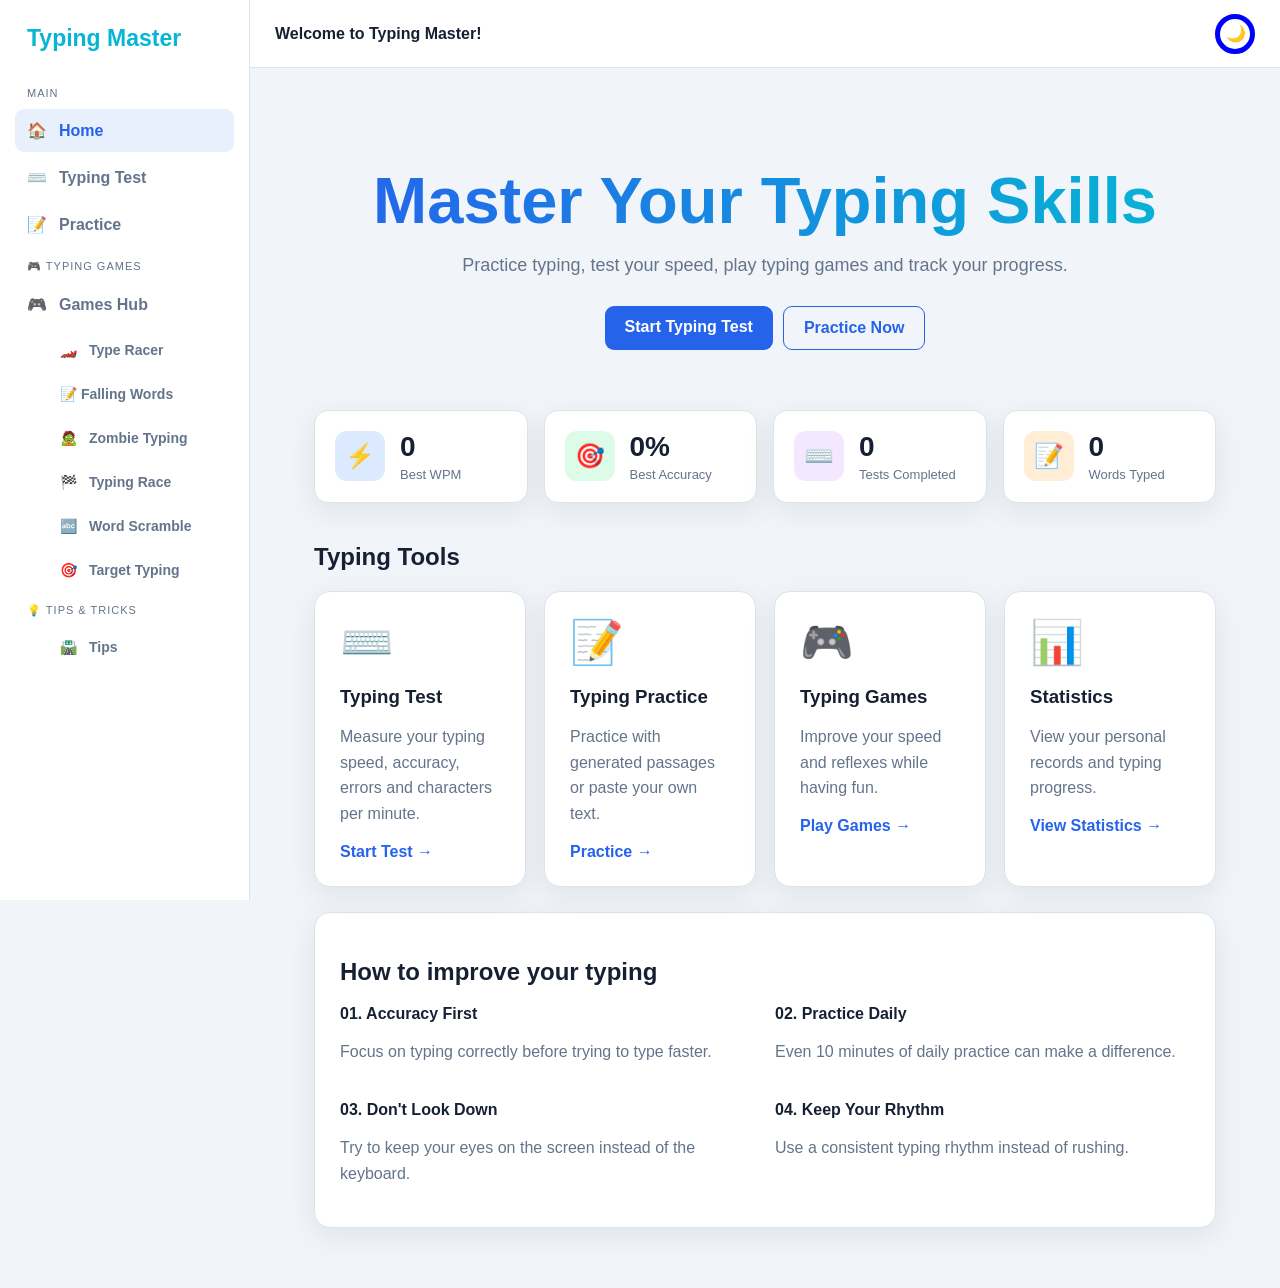
<file: index.html>
<!DOCTYPE html>
<html lang="en">
<head>
<meta charset="UTF-8">
<meta name="viewport" content="width=device-width, initial-scale=1.0">
<title>TypingMaster - Home</title>
<link rel="stylesheet" href="css/style.css">
</head>

<body>

<div id="app"></div>

<main class="main-content">

    <div class="hero">
        <h1>Master Your Typing Skills</h1>
        <p>
            Practice typing, test your speed, play typing games
            and track your progress.
        </p>

        <div class="hero-buttons">
            <a href="typing-test.html" class="btn">Start Typing Test</a>
            <a href="practice.html" class="btn btn-outline">Practice Now</a>
        </div>
    </div>

    <section class="stats-grid">

        <div class="stat-card">
            <div class="stat-icon blue">⚡</div>
            <div>
                <strong id="homeWpm">0</strong>
                <span>Best WPM</span>
            </div>
        </div>

        <div class="stat-card">
            <div class="stat-icon green">🎯</div>
            <div>
                <strong id="homeAccuracy">0%</strong>
                <span>Best Accuracy</span>
            </div>
        </div>

        <div class="stat-card">
            <div class="stat-icon purple">⌨️</div>
            <div>
                <strong id="homeTests">0</strong>
                <span>Tests Completed</span>
            </div>
        </div>

        <div class="stat-card">
            <div class="stat-icon orange">📝</div>
            <div>
                <strong id="homeWords">0</strong>
                <span>Words Typed</span>
            </div>
        </div>

    </section>

    <h2 class="section-title">Typing Tools</h2>

    <section class="tool-grid">

        <a href="typing-test.html" class="tool-card">
            <div class="tool-large-icon">⌨️</div>
            <h3>Typing Test</h3>
            <p>
                Measure your typing speed, accuracy,
                errors and characters per minute.
            </p>
            <span class="card-link">Start Test →</span>
        </a>

        <a href="practice.html" class="tool-card">
            <div class="tool-large-icon">📝</div>
            <h3>Typing Practice</h3>
            <p>
                Practice with generated passages or
                paste your own text.
            </p>
            <span class="card-link">Practice →</span>
        </a>

        <a href="games.html" class="tool-card">
            <div class="tool-large-icon">🎮</div>
            <h3>Typing Games</h3>
            <p>
                Improve your speed and reflexes
                while having fun.
            </p>
            <span class="card-link">Play Games →</span>
        </a>

        <a href="statistics.html" class="tool-card">
            <div class="tool-large-icon">📊</div>
            <h3>Statistics</h3>
            <p>
                View your personal records and
                typing progress.
            </p>
            <span class="card-link">View Statistics →</span>
        </a>

    </section>

    <section class="info-panel">
        <h2>How to improve your typing</h2>

        <div class="tips-grid">
            <div>
                <b>01. Accuracy First</b>
                <p>Focus on typing correctly before trying to type faster.</p>
            </div>

            <div>
                <b>02. Practice Daily</b>
                <p>Even 10 minutes of daily practice can make a difference.</p>
            </div>

            <div>
                <b>03. Don't Look Down</b>
                <p>Try to keep your eyes on the screen instead of the keyboard.</p>
            </div>

            <div>
                <b>04. Keep Your Rhythm</b>
                <p>Use a consistent typing rhythm instead of rushing.</p>
            </div>
        </div>
    </section>

</main>

<script src="js/common.js"></script>

<script>
document.addEventListener("DOMContentLoaded", updateDashboard);
</script>

</body>
</html>
</file>
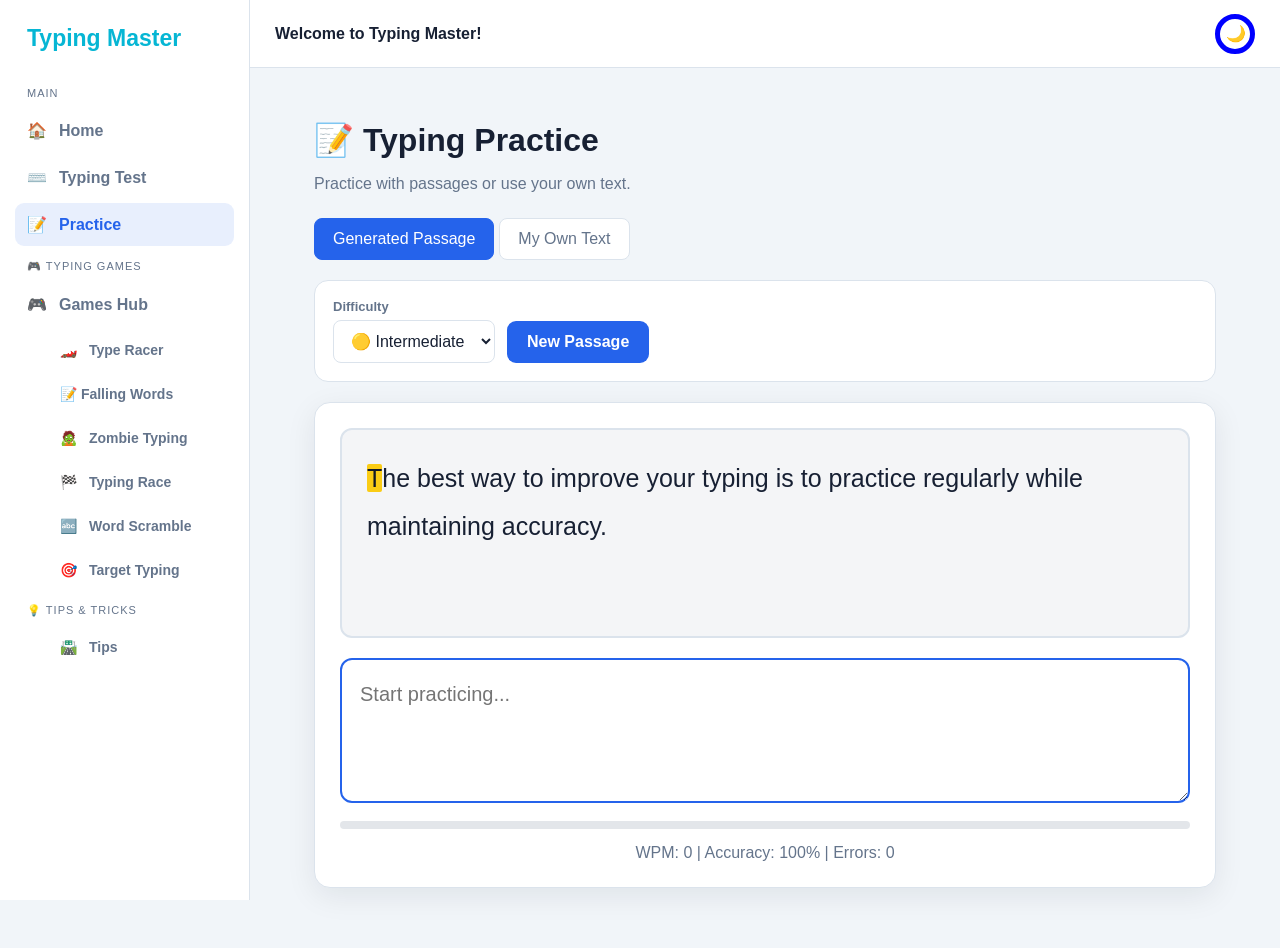
<file: practice.html>
<!DOCTYPE html>
<html lang="en">
<head>

<meta charset="UTF-8">
<meta name="viewport" content="width=device-width, initial-scale=1.0">

<title>Typing Practice - TypingMaster</title>

<link rel="stylesheet" href="css/style.css">

</head>

<body>

<div id="app"></div>

<main class="main-content">

    <div class="page-header">
        <h1>📝 Typing Practice</h1>
        <p>Practice with passages or use your own text.</p>
    </div>

    <div class="practice-tabs">

        <button id="generatedTab" class="active">
            Generated Passage
        </button>

        <button id="customTab">
            My Own Text
        </button>

    </div>


    <section id="generatedPractice" class="practice-panel">

        <div class="test-controls">

            <div>
                <label>Difficulty</label>

                <select id="practiceDifficulty">
                    <option value="beginner">🟢 Beginner</option>
                    <option value="intermediate" selected>🟡 
                        Intermediate
                    </option>
                    <option value="advanced">🔴 Advanced</option>
                </select>
            </div>

            <button id="practiceNew" class="btn">
                New Passage
            </button>

        </div>

        <div class="typing-container">

            <div id="practicePassage"
                 class="typing-passage"></div>

            <textarea
                id="practiceInput"
                placeholder="Start practicing..."
                spellcheck="false"></textarea>

            <div class="progress">
                <div id="practiceProgress"></div>
            </div>

            <div id="practiceStats"
                 class="practice-stats">

                WPM: 0 |
                Accuracy: 100% |
                Errors: 0

            </div>

        </div>

    </section>


    <section id="customPractice"
             class="practice-panel hidden">

        <div class="custom-editor">

            <h2>Your Text</h2>

            <textarea
                id="customText"
                placeholder="Paste or type your practice text here..."></textarea>

            <button id="startCustom"
                    class="btn">

                Start Practice

            </button>

        </div>

        <div id="customArea"
             class="typing-container hidden">

            <div id="customPassage"
                 class="typing-passage"></div>

            <textarea
                id="customInput"
                placeholder="Start typing..."
                spellcheck="false"></textarea>

            <div class="progress">
                <div id="customProgress"></div>
            </div>

            <div id="customStats"
                 class="practice-stats">

                WPM: 0 |
                Accuracy: 100% |
                Errors: 0

            </div>

        </div>

    </section>

</main>

<script src="js/common.js"></script>
<script src="js/practice.js"></script>

</body>
</html>
</file>
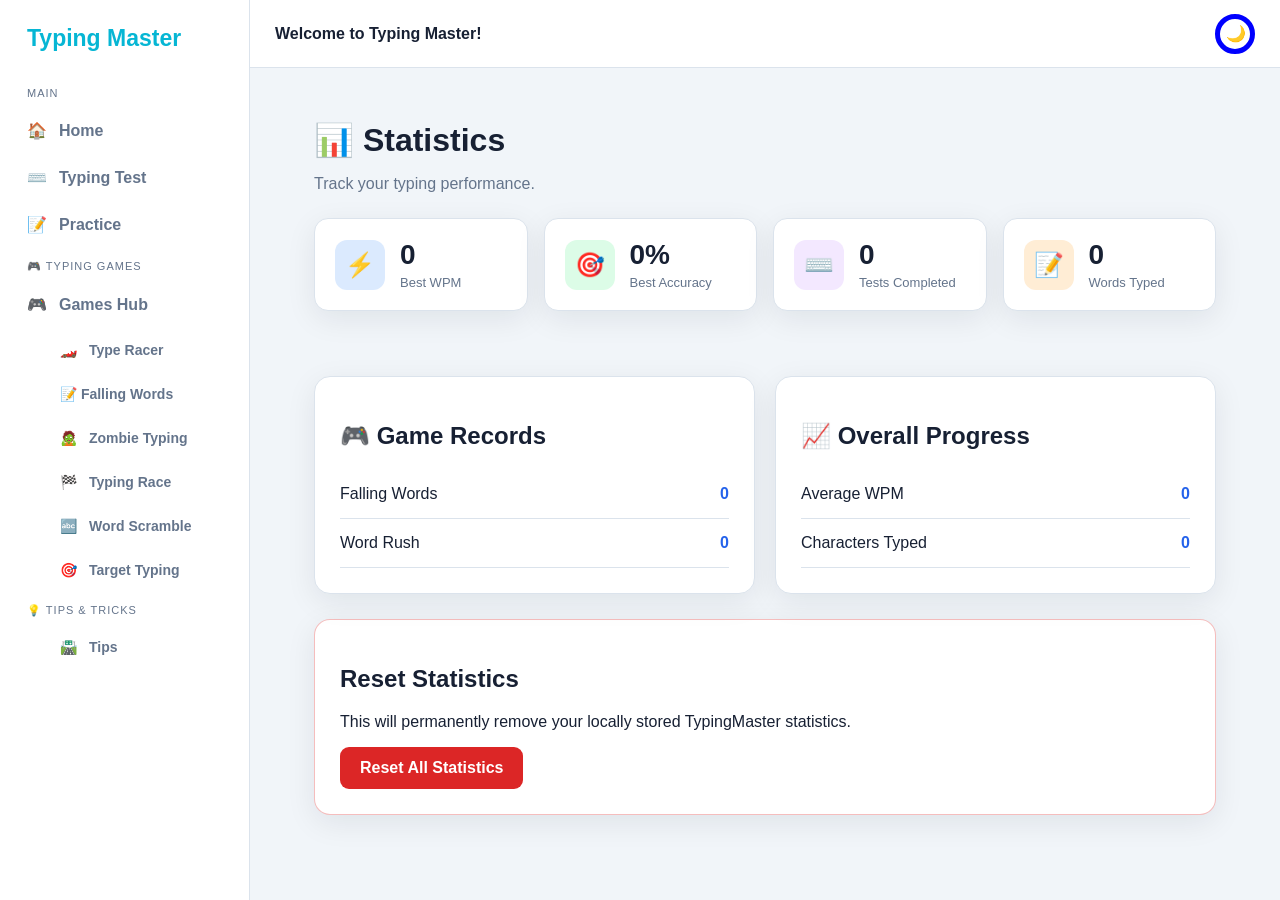
<file: statistics.html>
<!DOCTYPE html>
<html lang="en">
<head>

<meta charset="UTF-8">
<meta name="viewport"
      content="width=device-width, initial-scale=1.0">

<title>Statistics - TypingMaster</title>

<link rel="stylesheet" href="css/style.css">

</head>

<body>

<div id="app"></div>

<main class="main-content">

    <div class="page-header">

        <h1>📊 Statistics</h1>

        <p>
            Track your typing performance.
        </p>

    </div>


    <section class="stats-grid">

        <div class="stat-card">
            <div class="stat-icon blue">⚡</div>

            <div>
                <strong id="bestWpm">0</strong>
                <span>Best WPM</span>
            </div>
        </div>


        <div class="stat-card">
            <div class="stat-icon green">🎯</div>

            <div>
                <strong id="bestAccuracy">0%</strong>
                <span>Best Accuracy</span>
            </div>
        </div>


        <div class="stat-card">
            <div class="stat-icon purple">⌨️</div>

            <div>
                <strong id="totalTests">0</strong>
                <span>Tests Completed</span>
            </div>
        </div>


        <div class="stat-card">
            <div class="stat-icon orange">📝</div>

            <div>
                <strong id="totalWords">0</strong>
                <span>Words Typed</span>
            </div>
        </div>

    </section>


    <section class="statistics-panels">

        <div class="info-panel">

            <h2>🎮 Game Records</h2>

            <div class="record-row">
                <span>Falling Words</span>
                <strong id="fallingBest">0</strong>
            </div>

            <div class="record-row">
                <span>Word Rush</span>
                <strong id="rushBest">0</strong>
            </div>

        </div>


        <div class="info-panel">

            <h2>📈 Overall Progress</h2>

            <div class="record-row">
                <span>Average WPM</span>
                <strong id="averageWpm">0</strong>
            </div>

            <div class="record-row">
                <span>Characters Typed</span>
                <strong id="totalCharacters">0</strong>
            </div>

        </div>

    </section>


    <section class="danger-panel">

        <h2>Reset Statistics</h2>

        <p>
            This will permanently remove your locally
            stored TypingMaster statistics.
        </p>

        <button id="clearStats"
                class="btn btn-danger">

            Reset All Statistics

        </button>

    </section>

</main>

<script src="js/common.js"></script>
<script src="js/statistics.js"></script>

</body>
</html>
</file>
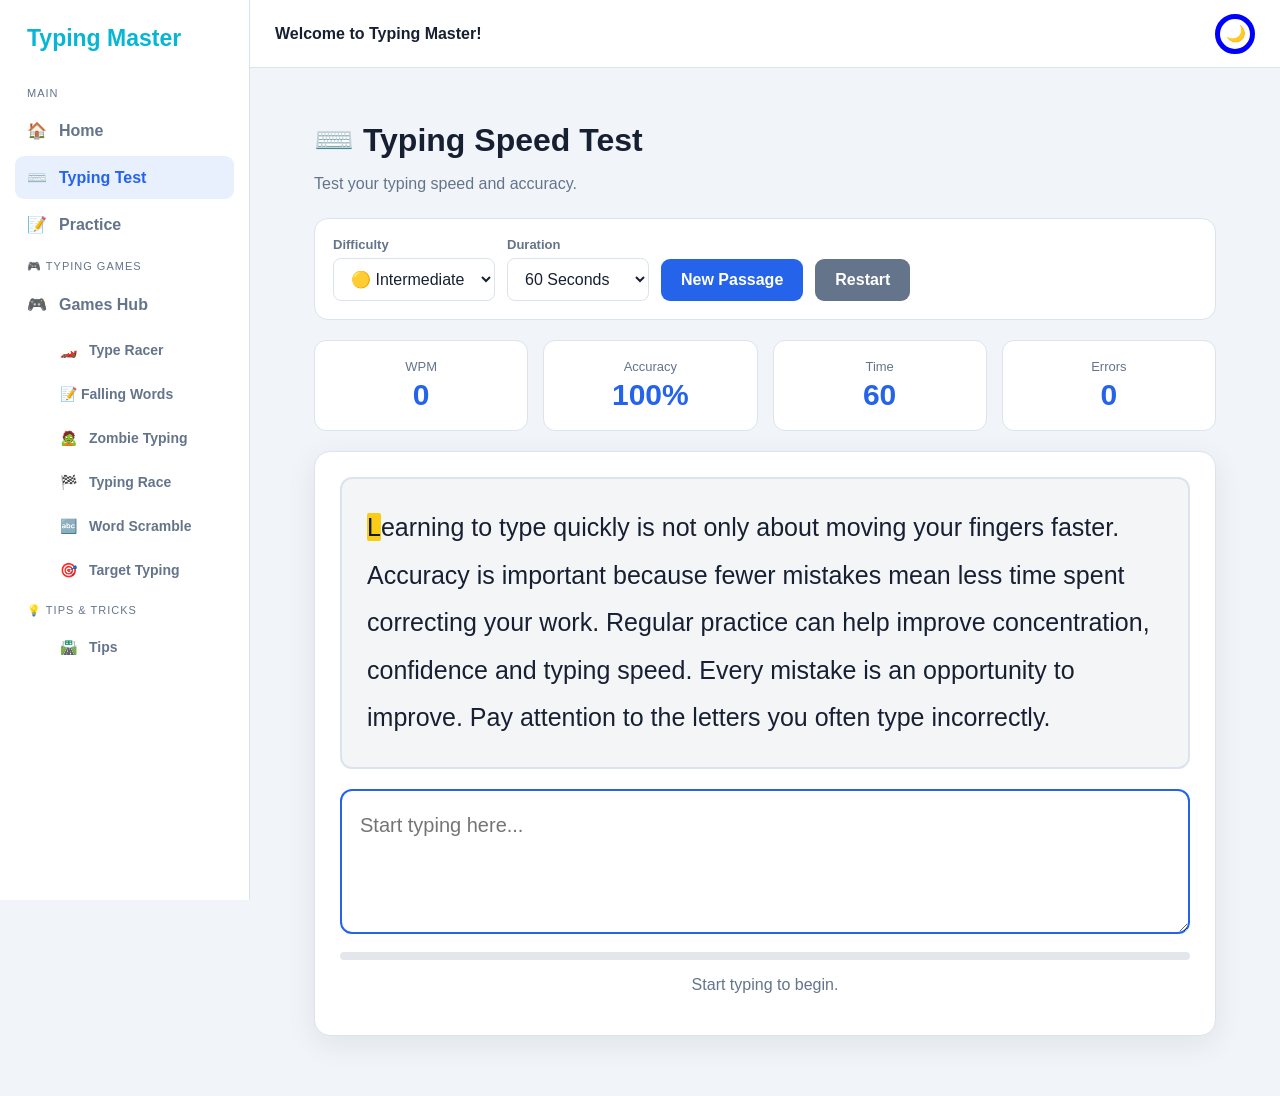
<file: typing-test.html>
<!DOCTYPE html>
<html lang="en">
<head>
<meta charset="UTF-8">
<meta name="viewport" content="width=device-width, initial-scale=1.0">

<title>Typing Test - TypingMaster</title>

<link rel="stylesheet" href="css/style.css">
</head>

<body>

<div id="app"></div>

<main class="main-content">

    <div class="page-header">
        <h1>⌨️ Typing Speed Test</h1>
        <p>Test your typing speed and accuracy.</p>
    </div>

    <div class="test-controls">

        <div>
            <label>Difficulty</label>

            <select id="difficulty">
                <option value="beginner">🟢 Beginner</option>
                <option value="intermediate" selected>🟡 Intermediate</option>
                <option value="advanced">🔴 Advanced</option>
            </select>
        </div>

        <div>
            <label>Duration</label>

            <select id="duration">
                <option value="30">30 Seconds</option>
                <option value="60" selected>60 Seconds</option>
                <option value="120">120 Seconds</option>
                <option value="0">Unlimited</option>
            </select>
        </div>

        <button id="newPassage" class="btn">
            New Passage
        </button>

        <button id="restartTest" class="btn btn-secondary">
            Restart
        </button>

    </div>

    <div class="test-stats">

        <div>
            <span>WPM</span>
            <strong id="wpm">0</strong>
        </div>

        <div>
            <span>Accuracy</span>
            <strong id="accuracy">100%</strong>
        </div>

        <div>
            <span>Time</span>
            <strong id="timer">60</strong>
        </div>

        <div>
            <span>Errors</span>
            <strong id="errors">0</strong>
        </div>

    </div>

    <div class="typing-container">

        <div id="passage" class="typing-passage"></div>

        <textarea
            id="typingInput"
            placeholder="Start typing here..."
            spellcheck="false"
            autocomplete="off"
            autocorrect="off"
            autocapitalize="off"></textarea>

        <div class="progress">
            <div id="progressBar"></div>
        </div>

        <p id="testMessage" class="muted center">
            Start typing to begin the test.
        </p>

    </div>

    <div id="resultBox" class="result-box hidden">

        <div class="result-title">
            🎉 Test Complete!
        </div>

        <div class="result-grid">

            <div>
                <span>WPM</span>
                <strong id="finalWpm">0</strong>
            </div>

            <div>
                <span>Accuracy</span>
                <strong id="finalAccuracy">0%</strong>
            </div>

            <div>
                <span>Errors</span>
                <strong id="finalErrors">0</strong>
            </div>

            <div>
                <span>Characters</span>
                <strong id="finalCharacters">0</strong>
            </div>

        </div>

        <button id="tryAgain" class="btn">
            New Passage
        </button>

    </div>

</main>

<script src="js/common.js"></script>
<script src="js/typing-test.js"></script>

</body>
</html>
</file>
<file: css/style.css>
/* =========================================
   GAME PAGE
========================================= */

.game-container {
    max-width: 1000px;
    margin: 0 auto;
}

.game-panel {
    background: var(--card-bg);
    border: 1px solid var(--border-color);
    border-radius: 20px;

    padding: 35px;

    box-shadow: 0 10px 30px rgba(0,0,0,.08);
}

.game-top {
    display: flex;
    justify-content: space-between;
    align-items: center;

    margin-bottom: 30px;

    gap: 15px;
    flex-wrap: wrap;
}

.game-stat {
    text-align: center;

    min-width: 100px;

    padding: 12px 20px;

    background: var(--bg-secondary);

    border-radius: 12px;
}

.game-stat small {
    display: block;
    color: var(--text-secondary);
    margin-bottom: 4px;
}

.game-stat strong {
    font-size: 24px;
}

.game-word {
    text-align: center;

    font-size: clamp(32px, 6vw, 64px);

    font-weight: 800;

    letter-spacing: 2px;

    margin: 50px 0;

    color: var(--primary-color);

    word-break: break-word;
}

.game-input {
    width: 100%;

    padding: 18px 20px;

    border-radius: 12px;

    border: 2px solid var(--border-color);

    background: var(--input-bg);
    color: var(--text-color);

    font-size: 20px;

    outline: none;

    transition: border-color .2s;
}

.game-input:focus {
    border-color: var(--primary-color);
}

.game-buttons {
    display: flex;
    justify-content: center;

    gap: 12px;

    margin-top: 25px;
}

/* =====================================================
   GAME BUTTON VISIBILITY FIX
===================================================== */

.game-btn {
    display: inline-flex;
    align-items: center;
    justify-content: center;

    padding: 12px 24px;

    border: none;
    border-radius: 10px;

    background: var(--primary-color, #4f46e5);
    color: #ffffff !important;

    font-size: 15px;
    font-weight: 700;

    text-decoration: none;
    cursor: pointer;

    transition:
        background 0.2s ease,
        transform 0.2s ease,
        box-shadow 0.2s ease;
}

.game-btn:hover {
    background: var(--primary-hover, #4338ca);
    color: #ffffff !important;

    transform: translateY(-1px);

    box-shadow:
        0 5px 15px rgba(79, 70, 229, 0.25);
}

.game-btn:active {
    transform: translateY(0);
}

.game-btn:disabled {
    opacity: 0.6;
    cursor: not-allowed;
}


/* Secondary game buttons */

.game-btn.secondary {
    background: #e5e7eb;
    color: #1f2937 !important;
}

.game-btn.secondary:hover {
    background: #d1d5db;
    color: #111827 !important;
}


/* Light mode */

body:not(.dark) .game-btn {
    background: #4f46e5;
    color: #ffffff !important;
}

body:not(.dark) .game-btn:hover {
    background: #4338ca;
    color: #ffffff !important;
}


/* Dark mode */

body.dark .game-btn {
    background: #6366f1;
    color: #ffffff !important;
}

body.dark .game-btn:hover {
    background: #818cf8;
    color: #ffffff !important;
}



.game-result {
    text-align: center;

    margin-top: 25px;

    padding: 20px;

    border-radius: 14px;

    background: var(--bg-secondary);

    display: none;
}

.game-result.show {
    display: block;
}

/* =========================================
   RESPONSIVE
========================================= */

@media (max-width: 1000px) {

    .games-grid {
        grid-template-columns: repeat(2, 1fr);
    }
}

@media (max-width: 650px) {

    .games-grid {
        grid-template-columns: 1fr;
    }

    .game-panel {
        padding: 20px;
    }

    .game-top {
        justify-content: center;
    }

    .game-word {
        margin: 35px 0;
    }
}
* {
    box-sizing: border-box;
}

:root {
    --primary: #2563eb;
    --primary-dark: #1d4ed8;
    --secondary: #06b6d4;

    --bg: #f1f5f9;
    --card: #ffffff;
    --text: #172033;
    --muted: #64748b;
    --border: #dbe3ec;

    --success: #16a34a;
    --danger: #dc2626;

    --shadow:
        0 8px 30px rgba(15,23,42,.08);
}

body.dark {
    --bg: #0f172a;
    --card: #1e293b;
    --text: #f8fafc;
    --muted: #94a3b8;
    --border: #334155;

    --shadow:
        0 8px 30px rgba(0,0,0,.25);
}

* {
    scrollbar-width: thin;
}

body {
    margin: 0;

    font-family:
        Inter,
        Arial,
        Helvetica,
        sans-serif;

    background: var(--bg);
    color: var(--text);

    transition:
        background .25s,
        color .25s;
}

a {
    text-decoration: none;
    color: inherit;
}

button,
input,
textarea,
select {
    font: inherit;
}


/* =========================
   SIDEBAR
========================= */

.sidebar {
    position: fixed;

    left: 0;
    top: 0;

    width: 250px;
    height: 100vh;

    background: var(--card);

    border-right:
        1px solid var(--border);

    z-index: 1000;

    padding: 25px 15px;

    transition:
        transform .25s;
}

.logo {
    display: flex;

    align-items: center;

    gap: 10px;

    font-size: 23px;

    font-weight: 900;

    color: var(--primary);

    padding:
        0 12px 25px;
}

.logo span {
    color: var(--secondary);
}

.nav-title {
    font-size: 11px;

    color: var(--muted);

    text-transform: uppercase;

    letter-spacing: 1px;

    padding:
        10px 12px;
}

.nav-link {
    display: flex;

    align-items: center;

    gap: 12px;

    padding:
        12px;

    border-radius: 9px;

    color: var(--muted);

    margin-bottom: 4px;

    font-weight: 600;
}

.nav-link:hover,
.nav-link.active {
    background:
        rgba(37,99,235,.1);

    color: var(--primary);
}

.sub-link {
    padding-left: 45px;

    font-size: 14px;
}


/* =========================
   TOPBAR
========================= */

.topbar {
    position: fixed;

    top: 0;
    left: 250px;
    right: 0;

    height: 68px;

    background: var(--card);

    border-bottom:
        1px solid var(--border);

    display: flex;

    align-items: center;

    justify-content: space-between;

    padding:
        0 25px;

    z-index: 900;
}

.menu-btn {
    display: none;

    border: none;

    background: transparent;

    font-size: 25px;

    color: var(--text);

    cursor: pointer;
}

.top-title {
    font-weight: 700;
}

.top-actions {
    display: flex;

    align-items: center;

    gap: 10px;
}

.theme-btn {
    width: 40px;
    height: 40px;

    border-radius: 50%;

    border:
        5px solid blue;

    background: var(--card);

    color: var(--text);

    cursor: pointer;
}

/* =========================
   MAIN
========================= */

.main-content {
    margin-left: 250px;

    padding:
        100px 5% 60px;

    min-height: 100vh;

    max-width: 1500px;
}


/* =========================
   HERO
========================= */

.hero {
    text-align: center;

    padding:
        45px 10px 35px;
}

.hero h1 {
    font-size:
        clamp(36px,6vw,65px);

    margin:
        18px 0 12px;

    background:
        linear-gradient(
            90deg,
            var(--primary),
            var(--secondary)
        );

    -webkit-background-clip: text;

    color: transparent;
}

.hero p {
    color: var(--muted);

    font-size: 18px;

    max-width: 700px;

    margin: auto;

    line-height: 1.7;
}

.hero-buttons {
    display: flex;

    justify-content: center;

    gap: 10px;

    margin-top: 25px;
}


/* =========================
   BUTTONS
========================= */

.btn {
    display: inline-block;

    border: none;

    border-radius: 9px;

    padding:
        12px 20px;

    cursor: pointer;

    background:
        var(--primary);

    color: white;

    font-weight: 700;

    transition: .2s;
}

.btn:hover {
    background:
        var(--primary-dark);

    transform:
        translateY(-2px);
}

.btn-outline {
    color: var(--primary);

    background: transparent;

    border:
        1px solid var(--primary);
}

.btn-secondary {
    background: #64748b;
}

.btn-danger {
    background: var(--danger);
}


/* =========================
   STATS
========================= */

.stats-grid {
    display: grid;

    grid-template-columns:
        repeat(4,1fr);

    gap: 16px;

    margin:
        25px 0 40px;
}

.stat-card {
    background: var(--card);

    border:
        1px solid var(--border);

    border-radius: 14px;

    padding: 20px;

    display: flex;

    align-items: center;

    gap: 15px;

    box-shadow: var(--shadow);
}

.stat-card strong {
    display: block;

    font-size: 28px;
}

.stat-card span {
    display: block;

    color: var(--muted);

    font-size: 13px;

    margin-top: 4px;
}

.stat-icon {
    width: 50px;
    height: 50px;

    display: grid;

    place-items: center;

    border-radius: 12px;

    font-size: 24px;
}

.blue {
    background: #dbeafe;
}

.green {
    background: #dcfce7;
}

.purple {
    background: #f3e8ff;
}

.orange {
    background: #ffedd5;
}


/* =========================
   TOOLS
========================= */

.section-title {
    margin-top: 20px;
}

.tool-grid {
    display: grid;

    grid-template-columns:
        repeat(4,1fr);

    gap: 18px;
}

.tool-card {
    background: var(--card);

    border:
        1px solid var(--border);

    border-radius: 16px;

    padding: 25px;

    box-shadow: var(--shadow);

    transition: .2s;
}

.tool-card:hover {
    transform:
        translateY(-5px);

    border-color:
        var(--primary);
}

.tool-large-icon {
    font-size: 43px;

    margin-bottom: 10px;
}

.tool-card h3 {
    margin-bottom: 8px;
}

.tool-card p {
    color: var(--muted);

    line-height: 1.6;
}

.card-link {
    color: var(--primary);

    font-weight: 700;
}


/* =========================
   PANELS
========================= */

.info-panel,
.custom-editor,
.danger-panel {
    background: var(--card);

    border:
        1px solid var(--border);

    border-radius: 16px;

    padding: 25px;

    margin-top: 25px;

    box-shadow: var(--shadow);
}

.tips-grid {
    display: grid;

    grid-template-columns:
        repeat(4,1fr);

    gap: 20px;
}

.tips-grid p {
    color: var(--muted);

    line-height: 1.6;
}


/* =========================
   PAGE HEADER
========================= */

.page-header {
    margin-bottom: 25px;
}

.page-header h1 {
    margin-bottom: 7px;
}

.page-header p {
    color: var(--muted);
}


/* =========================
   CONTROLS
========================= */

.test-controls {
    background: var(--card);

    border:
        1px solid var(--border);

    border-radius: 14px;

    padding: 18px;

    display: flex;

    align-items: end;

    flex-wrap: wrap;

    gap: 12px;

    margin-bottom: 20px;
}

.test-controls div {
    display: flex;

    flex-direction: column;

    gap: 6px;
}

label {
    color: var(--muted);

    font-size: 13px;

    font-weight: 600;
}

select,
input {
    background: var(--card);

    color: var(--text);

    border:
        1px solid var(--border);

    border-radius: 8px;

    padding:
        11px 13px;

    outline: none;
}


/* =========================
   TEST STATS
========================= */

.test-stats {
    display: grid;

    grid-template-columns:
        repeat(4,1fr);

    gap: 15px;

    margin-bottom: 20px;
}

.test-stats > div {
    background: var(--card);

    border:
        1px solid var(--border);

    border-radius: 12px;

    padding: 18px;

    text-align: center;
}

.test-stats span {
    display: block;

    color: var(--muted);

    font-size: 13px;
}

.test-stats strong {
    display: block;

    color: var(--primary);

    font-size: 30px;

    margin-top: 4px;
}


/* =========================
   TYPING
========================= */

.typing-container {
    background: var(--card);

    border:
        1px solid var(--border);

    border-radius: 16px;

    padding: 25px;

    box-shadow: var(--shadow);
}

.typing-passage {
    min-height: 210px;

    background:
        rgba(100,116,139,.07);

    border:
        2px solid var(--border);

    border-radius: 12px;

    padding: 25px;

    font-size: 25px;

    line-height: 1.9;

    margin-bottom: 20px;
}

.typing-passage span.correct {
    color: var(--success);
}

.typing-passage span.incorrect {
    color: var(--danger);

    background:
        rgba(220,38,38,.12);
}

.typing-passage span.current {
    background: #facc15;

    color: #111827;

    border-radius: 2px;
}

textarea {
    width: 100%;

    min-height: 145px;

    resize: vertical;

    background: var(--card);

    color: var(--text);

    border:
        2px solid var(--border);

    border-radius: 12px;

    padding: 18px;

    font-size: 20px;

    line-height: 1.6;

    outline: none;
}

textarea:focus {
    border-color:
        var(--primary);
}

.progress {
    height: 8px;

    margin-top: 14px;

    background:
        rgba(100,116,139,.18);

    border-radius: 20px;

    overflow: hidden;
}

.progress div {
    height: 100%;

    width: 0;

    background:
        linear-gradient(
            90deg,
            var(--primary),
            var(--secondary)
        );
}


/* =========================
   RESULTS
========================= */

.result-box {
    background: var(--card);

    border:
        1px solid var(--border);

    border-radius: 16px;

    padding: 25px;

    text-align: center;

    margin-top: 20px;
}

.result-title {
    font-size: 25px;

    font-weight: 800;

    color: var(--success);

    margin-bottom: 20px;
}

.result-grid {
    display: grid;

    grid-template-columns:
        repeat(4,1fr);

    gap: 12px;

    margin-bottom: 20px;
}

.result-grid div {
    background:
        rgba(100,116,139,.08);

    padding: 15px;

    border-radius: 10px;
}

.result-grid span {
    display: block;

    color: var(--muted);
}

.result-grid strong {
    display: block;

    color: var(--primary);

    font-size: 28px;
}


/* =========================
   PRACTICE
========================= */

.practice-tabs {
    display: flex;

    gap: 5px;

    margin-bottom: 20px;
}

.practice-tabs button {
    padding:
        11px 18px;

    border:
        1px solid var(--border);

    background: var(--card);

    color: var(--muted);

    border-radius: 8px;

    cursor: pointer;
}

.practice-tabs button.active {
    background: var(--primary);

    color: white;

    border-color:
        var(--primary);
}

.practice-stats {
    text-align: center;

    margin-top: 15px;

    color: var(--muted);
}


/* =========================
   GAMES
========================= */

.game-grid {
    display: grid;

    grid-template-columns:
        repeat(2,1fr);

    gap: 20px;
}

.game-card {
    background: var(--card);

    border:
        1px solid var(--border);

    border-radius: 18px;

    padding: 35px;

    box-shadow: var(--shadow);

    transition: .2s;
}

.game-card:hover {
    transform:
        translateY(-5px);

    border-color:
        var(--primary);
}

.game-icon {
    font-size: 55px;
}

.game-card p {
    color: var(--muted);

    line-height: 1.7;

    margin-bottom: 25px;
}


/* =========================
   FALLING GAME
========================= */

.game-score-bar {
    display: grid;

    grid-template-columns:
        repeat(3,1fr);

    gap: 15px;

    margin-bottom: 15px;
}

.game-score-bar div {
    text-align: center;

    background: var(--card);

    padding: 15px;

    border-radius: 10px;

    border:
        1px solid var(--border);
}

.game-score-bar strong {
    display: block;

    color: var(--primary);

    font-size: 25px;
}

.falling-game {
    background: #020617;

    border-radius: 15px;

    overflow: hidden;

    border:
        2px solid #334155;
}

.falling-screen {
    height: 480px;

    position: relative;

    overflow: hidden;
}

.falling-word {
    position: absolute;

    color: #38bdf8;

    font-weight: 800;

    font-size: 20px;

    padding: 5px 9px;

    background:
        rgba(56,189,248,.08);

    border-radius: 6px;
}

.game-input {
    border: none;

    border-top:
        2px solid #334155;

    border-radius: 0;

    background: #0f172a;

    color: white;

    min-height: auto;

    padding: 18px;

    font-size: 20px;
}

.game-controls {
    display: flex;

    justify-content: center;

    gap: 10px;

    margin-top: 15px;
}


/* =========================
   WORD RUSH
========================= */

.rush-container {
    background: var(--card);

    border:
        1px solid var(--border);

    border-radius: 18px;

    padding: 50px 25px;

    text-align: center;

    box-shadow: var(--shadow);
}

.target-word {
    font-size:
        clamp(45px,8vw,80px);

    font-weight: 900;

    color: var(--primary);

    margin: 35px 0;
}

.rush-input {
    width: min(600px,100%);

    font-size: 22px;

    text-align: center;
}


/* =========================
   STATISTICS
========================= */

.statistics-panels {
    display: grid;

    grid-template-columns:
        repeat(2,1fr);

    gap: 20px;
}

.record-row {
    display: flex;

    justify-content: space-between;

    padding: 15px 0;

    border-bottom:
        1px solid var(--border);
}

.record-row strong {
    color: var(--primary);
}

.danger-panel {
    border-color:
        rgba(220,38,38,.3);
}

.muted {
    color: var(--muted);
}

.center {
    text-align: center;
}

.hidden {
    display: none !important;
}


/* =========================
   MOBILE
========================= */

@media(max-width:1000px) {

    .stats-grid,
    .tool-grid {
        grid-template-columns:
            repeat(2,1fr);
    }

    .tips-grid {
        grid-template-columns:
            repeat(2,1fr);
    }

}

@media(max-width:750px) {

    .sidebar {
        transform:
            translateX(-100%);
    }

    .sidebar.open {
        transform:
            translateX(0);
    }

    .topbar {
        left: 0;
    }

    .menu-btn {
        display: block;
    }

    .main-content {
        margin-left: 0;

        padding:
            90px 4% 40px;
    }

    .test-stats {
        grid-template-columns:
            repeat(2,1fr);
    }

    .result-grid {
        grid-template-columns:
            repeat(2,1fr);
    }

    .game-grid,
    .statistics-panels {
        grid-template-columns: 1fr;
    }

}

@media(max-width:550px) {

    .stats-grid,
    .tool-grid,
    .tips-grid {
        grid-template-columns: 1fr;
    }

    .hero h1 {
        font-size: 38px;
    }

    .hero-buttons {
        flex-direction: column;
    }

    .typing-passage {
        font-size: 19px;

        padding: 18px;

        line-height: 1.8;
    }

    .test-controls {
        align-items: stretch;

        flex-direction: column;
    }

    .test-controls .btn {
        width: 100%;
    }

}

/* =========================================
   TYPING GAMES
========================================= */

.games-header {
    margin-bottom: 25px;
}

.games-header h2 {
    margin-bottom: 5px;
}

.games-header p {
    color: var(--text-secondary);
}

.games-grid {
    display: grid;
    grid-template-columns: repeat(3, 1fr);
    gap: 22px;
}

.game-card {
    display: block;
    text-decoration: none;
    color: inherit;

    padding: 25px;

    background: var(--card-bg);
    border: 1px solid var(--border-color);

    border-radius: 18px;

    transition:
        transform 0.2s ease,
        box-shadow 0.2s ease,
        border-color 0.2s ease;
}

.game-card:hover {
    transform: translateY(-5px);

    border-color: var(--primary-color);

    box-shadow:
        0 12px 30px rgba(0, 0, 0, 0.15);
}

.game-icon {
    width: 60px;
    height: 60px;

    display: flex;
    align-items: center;
    justify-content: center;

    border-radius: 15px;

    background: rgba(99, 102, 241, 0.12);

    font-size: 30px;

    margin-bottom: 18px;
}

.game-card h3 {
    font-size: 21px;
    margin-bottom: 10px;
}

.game-card p {
    color: var(--text-secondary);
    line-height: 1.6;

    min-height: 52px;

    margin-bottom: 18px;
}

.game-card span {
    color: var(--primary-color);
    font-weight: 600;
}

/* =========================================
   SIDEBAR GAME NAVIGATION
========================================= */

.sidebar-nav {
    display: flex;
    flex-direction: column;
    gap: 4px;
}

.sidebar-nav a {
    display: flex;
    align-items: center;
    gap: 12px;

    padding: 10px 14px;

    border-radius: 9px;

    text-decoration: none;

    color: var(--text-color);

    transition: all .2s ease;
}

.sidebar-nav a:hover {
    background: var(--bg-secondary);
    color: var(--primary-color);
}

.sidebar-nav a.active {
    background: var(--primary-color);
    color: white;
}

.nav-section-title {
    margin-top: 18px;
    margin-bottom: 5px;

    padding: 8px 14px;

    color: var(--text-secondary);

    font-size: 12px;
    font-weight: 700;

    text-transform: uppercase;

    letter-spacing: .7px;
}


/* =====================================================
   FALLING WORDS GAME
===================================================== */

.falling-game {
    width: 100%;
    max-width: 900px;
    margin: 20px auto;
}

.falling-screen {
    position: relative;
    width: 100%;
    height: 420px;

    overflow: hidden;

    border-radius: 16px;

    background:
        linear-gradient(
            180deg,
            #eef2ff 0%,
            #f8fafc 100%
        );

    border: 2px solid #e2e8f0;

    box-shadow:
        0 8px 25px rgba(0, 0, 0, 0.08);
}

.falling-word {
    position: absolute;

    padding: 8px 14px;

    border-radius: 10px;

    background: #4f46e5;

    color: #ffffff;

    font-size: 16px;
    font-weight: 700;

    white-space: nowrap;

    user-select: none;

    pointer-events: none;

    box-shadow:
        0 5px 12px rgba(79, 70, 229, 0.25);

    will-change: transform;
}

.game-score-bar {
    display: grid;

    grid-template-columns:
        repeat(4, 1fr);

    gap: 15px;

    max-width: 900px;

    margin: 20px auto;
}

.game-score-bar > div {
    padding: 15px;

    border-radius: 12px;

    background: var(--card-bg, #ffffff);

    border: 1px solid
        var(--border-color, #e5e7eb);

    text-align: center;

    color: var(--text-secondary, #64748b);
}

.game-score-bar span {
    display: block;

    font-size: 13px;

    margin-bottom: 5px;
}

.game-score-bar strong {
    display: block;

    font-size: 24px;

    color: var(--text-color, #111827);
}

.game-controls {
    display: flex;

    justify-content: center;

    gap: 12px;

    margin: 20px 0;
}

.game-controls button {
    min-width: 130px;
}

.game-result {
    display: none;

    max-width: 500px;

    margin: 25px auto;

    padding: 25px;

    text-align: center;

    border-radius: 16px;

    background: var(--card-bg, #ffffff);

    border: 1px solid
        var(--border-color, #e5e7eb);

    box-shadow:
        0 8px 25px rgba(0, 0, 0, 0.08);
}

.game-result.show {
    display: block;
}

.game-result h2 {
    margin-top: 0;
}


/* =====================================================
   DARK MODE
===================================================== */

body.dark .falling-screen {
    background:
        linear-gradient(
            180deg,
            #111827 0%,
            #0f172a 100%
        );

    border-color: #334155;
}

body.dark .falling-word {
    background: #6366f1;

    box-shadow:
        0 5px 15px rgba(99, 102, 241, 0.3);
}


/* =====================================================
   MOBILE
===================================================== */

@media (max-width: 700px) {

    .game-score-bar {
        grid-template-columns:
            repeat(2, 1fr);
    }

    .falling-screen {
        height: 360px;
    }

    .falling-word {
        font-size: 14px;

        padding: 7px 11px;
    }

    .game-controls {
        flex-direction: column;

        align-items: stretch;
    }

    .game-controls button {
        width: 100%;
    }

}



        /* =====================================================
           TYPING TIPS PAGE
        ===================================================== */

        .tips-page {
            max-width: 1200px;
            margin: 0 auto;
        }


        /* =====================================================
           HERO
        ===================================================== */

        .tips-hero {
            position: relative;
            overflow: hidden;

            padding: 35px 30px;
            margin-bottom: 25px;

            border-radius: 22px;

            background:
                linear-gradient(
                    135deg,
                    var(--bg-secondary),
                    var(--bg-primary)
                );

            border: 1px solid
                var(--border-color, rgba(128,128,128,.25));

            box-shadow:
                0 10px 30px rgba(0,0,0,.08);

            text-align: center;
        }


        .tips-hero::before {
            content: "";

            position: absolute;

            width: 180px;
            height: 180px;

            top: -90px;
            right: -60px;

            border-radius: 50%;

            background:
                rgba(99,102,241,.12);

            pointer-events: none;
        }


        .tips-hero::after {
            content: "";

            position: absolute;

            width: 130px;
            height: 130px;

            bottom: -70px;
            left: -40px;

            border-radius: 50%;

            background:
                rgba(16,185,129,.10);

            pointer-events: none;
        }


        .tips-icon {
            font-size: 48px;
            margin-bottom: 8px;
        }


        .tips-hero h2 {
            margin: 0 0 10px;

            font-size: clamp(
                28px,
                5vw,
                42px
            );
        }


        .tips-hero p {
            max-width: 760px;

            margin: 0 auto;

            line-height: 1.7;

            color:
                var(--text-secondary);
        }


        /* =====================================================
           QUICK RULES
        ===================================================== */

        .quick-rules {
            display: grid;

            grid-template-columns:
                repeat(
                    4,
                    minmax(0, 1fr)
                );

            gap: 15px;

            margin-bottom: 25px;
        }


        .quick-rule {
            padding: 20px 15px;

            text-align: center;

            border-radius: 16px;

            background:
                var(--bg-secondary);

            border: 1px solid
                var(--border-color, rgba(128,128,128,.2));

            transition:
                transform .2s ease,
                box-shadow .2s ease;
        }


        .quick-rule:hover {
            transform:
                translateY(-3px);

            box-shadow:
                0 8px 22px rgba(0,0,0,.08);
        }


        .quick-rule-icon {
            font-size: 30px;
            margin-bottom: 8px;
        }


        .quick-rule strong {
            display: block;

            margin-bottom: 5px;
        }


        .quick-rule span {
            display: block;

            font-size: 13px;

            line-height: 1.5;

            color:
                var(--text-secondary);
        }


        /* =====================================================
           TIP GRID
        ===================================================== */

        .tips-grid {
            display: grid;

            grid-template-columns:
                repeat(
                    2,
                    minmax(0, 1fr)
                );

            gap: 20px;
        }


        /* =====================================================
           TIP CARD
        ===================================================== */

        .tip-card {
            position: relative;

            padding: 24px;

            border-radius: 18px;

            background:
                var(--bg-secondary);

            border: 1px solid
                var(--border-color, rgba(128,128,128,.2));

            box-shadow:
                0 5px 18px rgba(0,0,0,.05);

            overflow: hidden;

            transition:
                transform .2s ease,
                box-shadow .2s ease;
        }


        .tip-card:hover {
            transform:
                translateY(-3px);
				
				background:
                lightgrey;

            box-shadow:
                0 10px 28px rgba(0,0,0,.09);
        }


        .tip-number {
            position: absolute;

            top: 15px;
            right: 18px;

            font-size: 13px;
            font-weight: 700;

            opacity: .45;
        }


        .tip-header {
            display: flex;

            align-items: center;

            gap: 14px;

            margin-bottom: 15px;
        }


        .tip-icon {
            flex:
                0 0 48px;

            width: 48px;
            height: 48px;

            display: flex;

            align-items: center;
            justify-content: center;

            border-radius: 14px;

            font-size: 25px;

            background:
                var(--bg-primary);
        }


        .tip-card h3 {
            margin: 0;

            font-size: 19px;
        }


        .tip-card p {
            margin: 0;

            line-height: 1.7;

            color:
                var(--text-secondary);
        }


        .tip-card ul {
            margin:
                15px 0 0;

            padding-left: 22px;
        }


        .tip-card li {
            margin-bottom: 9px;

            line-height: 1.6;

            color:
                var(--text-secondary);
        }


        .tip-card li:last-child {
            margin-bottom: 0;
        }


        /* =====================================================
           FINGER POSITION BOX
        ===================================================== */

        .keyboard-guide {
            margin-top: 25px;

            padding: 25px;

            border-radius: 18px;

            background:
                var(--bg-secondary);

            border: 1px solid
                var(--border-color, rgba(128,128,128,.2));
        }


        .keyboard-guide h3 {
            margin-top: 0;

            text-align: center;
        }


        .keyboard-row {
            display: flex;

            justify-content: center;

            gap: 6px;

            margin: 7px 0;

            overflow-x: auto;

            padding-bottom: 2px;
        }


        .key {
            flex:
                0 0 42px;

            height: 38px;

            display: flex;

            align-items: center;
            justify-content: center;

            border-radius: 7px;

            border: 1px solid
                var(--border-color, #999);

            background:
                var(--bg-primary);

            color:
                var(--text-primary);

            font-size: 13px;

            font-weight: 700;
        }


        .key.space {
            flex-basis: 180px;
        }


        /* =====================================================
           PRACTICE PLAN
        ===================================================== */

        .practice-plan {
            margin-top: 25px;

            padding: 25px;

            border-radius: 18px;

            background:
                linear-gradient(
                    135deg,
                    var(--bg-secondary),
                    var(--bg-primary)
                );

            border: 1px solid
                var(--border-color, rgba(128,128,128,.2));
        }


        .practice-plan h3 {
            margin-top: 0;

            text-align: center;
        }


        .practice-table {
            width: 100%;

            border-collapse: collapse;

            margin-top: 15px;
        }


        .practice-table th,
        .practice-table td {
            padding: 13px;

            text-align: left;

            border-bottom: 1px solid
                var(--border-color, rgba(128,128,128,.2));
        }


        .practice-table th {
            font-weight: 700;
        }


        .practice-table td {
            color:
                var(--text-secondary);
        }


        .practice-table tr:last-child td {
            border-bottom: none;
        }


        /* =====================================================
           GOLDEN RULE
        ===================================================== */

        .golden-rule {
            margin-top: 25px;

            padding: 28px;

            border-radius: 20px;

            text-align: center;

            background:
                var(--bg-secondary);

            border:
                2px solid
                var(--border-color, rgba(128,128,128,.25));
        }


        .golden-rule h3 {
            margin:
                0 0 10px;
        }


        .golden-rule p {
            max-width: 750px;

            margin: 0 auto;

            line-height: 1.8;

            color:
                var(--text-secondary);
        }


        /* =====================================================
           BACK BUTTON
        ===================================================== */

        .tips-actions {
            display: flex;

            justify-content: center;

            gap: 12px;

            margin-top: 25px;

            padding-bottom: 20px;
        }


        /* =====================================================
           RESPONSIVE
        ===================================================== */

        @media (max-width: 850px) {

            .quick-rules {
                grid-template-columns:
                    repeat(2, 1fr);
            }

            .tips-grid {
                grid-template-columns: 1fr;
            }

        }


        @media (max-width: 520px) {

            .tips-hero {
                padding: 28px 18px;
            }

            .quick-rules {
                grid-template-columns: 1fr;
            }

            .tip-card {
                padding: 20px;
            }

            .keyboard-guide {
                padding: 18px 10px;
            }

            .key {
                flex-basis: 34px;

                height: 34px;

                font-size: 11px;
            }

            .key.space {
                flex-basis: 130px;
            }

            .practice-table {
                font-size: 13px;
            }

            .practice-table th,
            .practice-table td {
                padding: 9px 6px;
            }

        }
</file>
